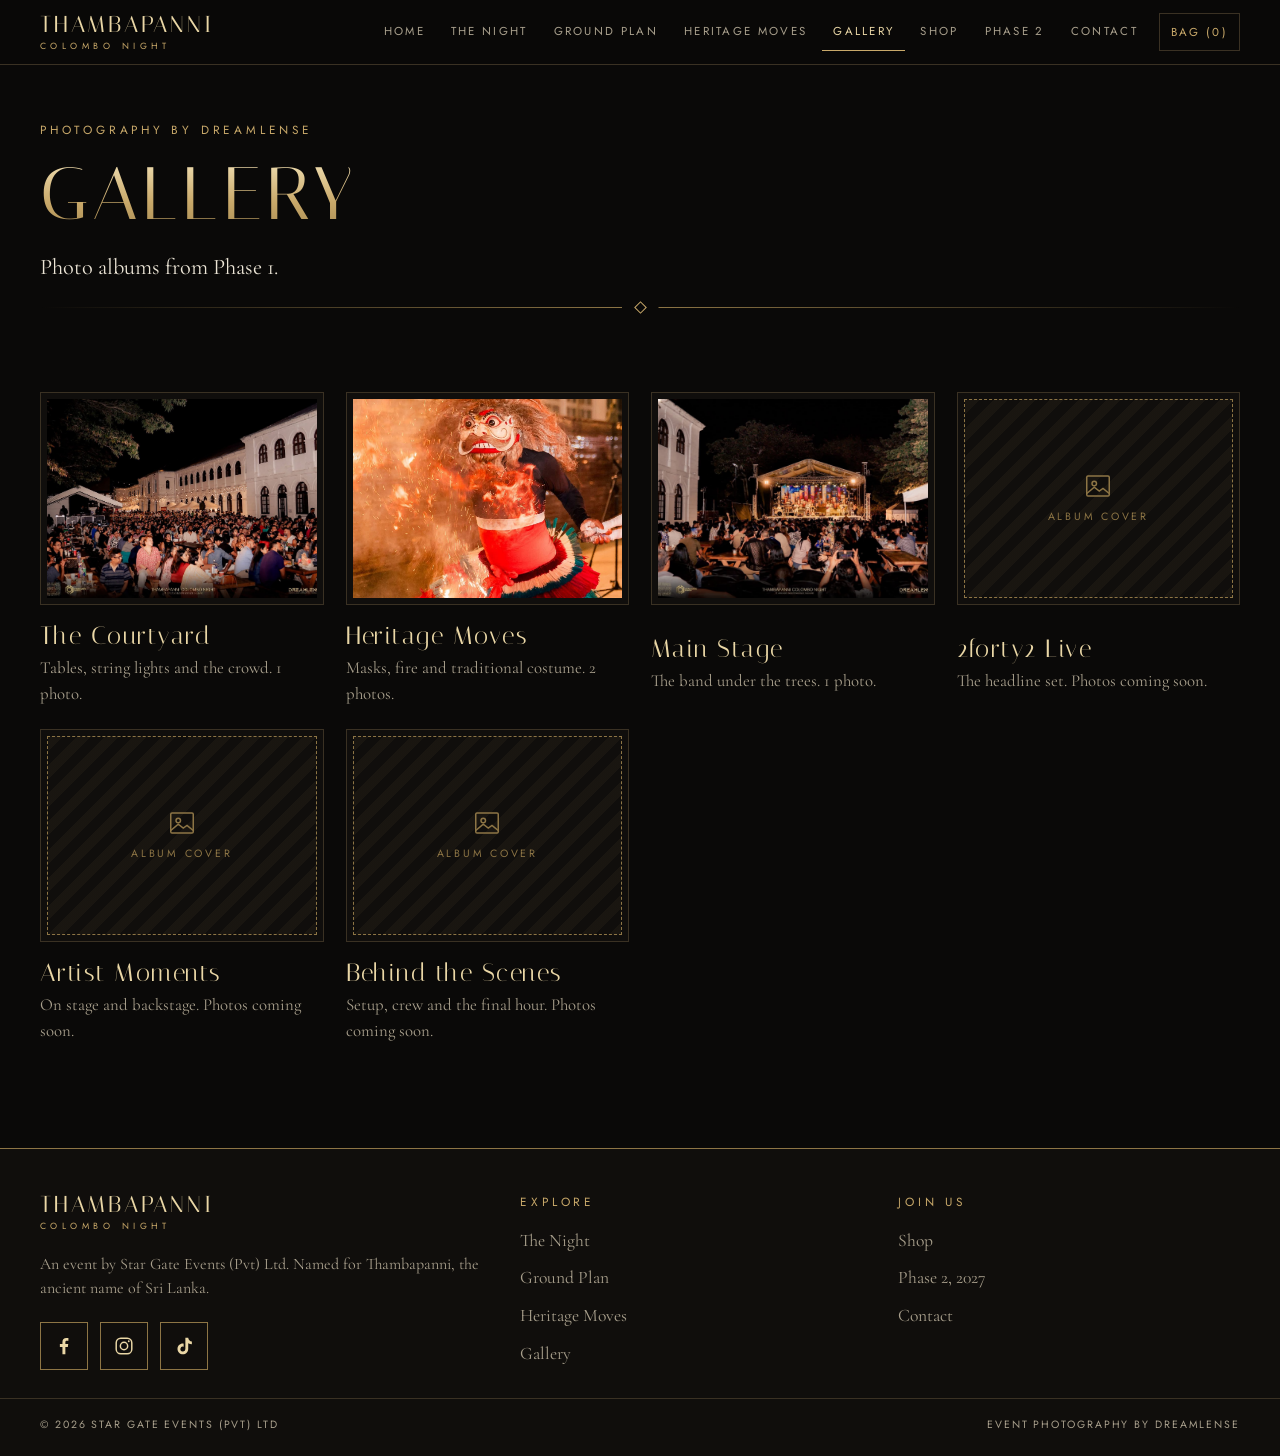
<file: gallery.html>
<!doctype html>
<html lang="en">
<head>
<meta charset="utf-8">
<meta name="viewport" content="width=device-width, initial-scale=1, viewport-fit=cover">
<title>Gallery | Thambapanni Colombo Night</title>
<meta name="description" content="Photo albums from Phase 1 of Thambapanni Colombo Night. Photography by Dreamlense.">
<link rel="preconnect" href="https://fonts.googleapis.com">
<link rel="preconnect" href="https://fonts.gstatic.com" crossorigin>
<link rel="stylesheet" href="https://fonts.googleapis.com/css2?family=Cormorant+Garamond:ital,wght@0,400;0,500;0,600;1,400&family=Italiana&family=Jost:wght@300;400;500&display=swap">
<link rel="stylesheet" href="styles.css">
</head>
<body data-page="gallery">
<div id="site-header"></div>

<main class="page">
  <header class="page-head wrap">
    <p class="eyebrow">Photography by Dreamlense</p>
    <h1>Gallery</h1>
    <p class="lede">Photo albums from Phase 1.</p>
    <div class="orn"><i></i></div>
  </header>
  <div class="wrap section" id="gallery-root"></div>
</main>

<div id="lb" role="dialog" aria-modal="true" aria-label="Photo viewer" hidden>
  <button class="lb-btn lb-close" id="lb-x" type="button" aria-label="Close">&times;</button>
  <div class="lb-stage"><img id="lb-img" alt=""></div>
  <div class="lb-bar">
    <button class="lb-btn" id="lb-prev" type="button" aria-label="Previous photo">&lsaquo;</button>
    <span id="lb-cap"></span>
    <button class="lb-btn" id="lb-next" type="button" aria-label="Next photo">&rsaquo;</button>
  </div>
</div>

<div id="site-footer"></div>
<script src="site.js"></script>
<script>
/* Photo albums. A photo is { src, alt }. A null entry shows a placeholder slot.
   To replace a slot, swap null for { src: 'img/your-photo.jpg', alt: 'what is in the photo' }. */
const P = (src, alt) => ({ src, alt });
const slots = (n, real) => Array.from({ length: n }, (_, i) => real[i] || null);
const ALBUMS = [
  { id: 'courtyard', title: 'The Courtyard', blurb: 'Tables, string lights and the crowd.',
    photos: slots(8, [P('img/crowd.jpg', 'Crowd at long tables in the courtyard')]) },
  { id: 'heritage', title: 'Heritage Moves', blurb: 'Masks, fire and traditional costume.',
    photos: slots(8, [P('img/fire.jpg', 'Masked dancer with sparks'), P('img/mask.jpg', 'Dancers with a carved cobra mask')]) },
  { id: 'stage', title: 'Main Stage', blurb: 'The band under the trees.',
    photos: slots(8, [P('img/stage.jpg', 'Band on the main stage')]) },
  { id: '2forty2', title: '2forty2 Live', blurb: 'The headline set.', photos: slots(8, []) },
  { id: 'artists', title: 'Artist Moments', blurb: 'On stage and backstage.', photos: slots(8, []) },
  { id: 'bts', title: 'Behind the Scenes', blurb: 'Setup, crew and the final hour.', photos: slots(8, []) }
];

const Gallery = (function () {
  const root = $('#gallery-root');
  let items = [], idx = 0;
  const ph = n => '<div class="ph">' + ICON_IMG + '<span>Photo slot ' + String(n).padStart(2, '0') + '</span></div>';
  function home() {
    root.innerHTML = '<div class="albums">' + ALBUMS.map(a => {
      const real = a.photos.filter(Boolean);
      return '<button class="album" type="button" data-album="' + a.id + '"><div class="cover">' +
        (real[0] ? '<img src="' + esc(real[0].src) + '" alt="' + esc(real[0].alt) + '" loading="lazy">' : '<div class="ph">' + ICON_IMG + '<span>Album cover</span></div>') +
        '</div><div><h3>' + esc(a.title) + '</h3><p>' + esc(a.blurb) + ' ' + (real.length ? real.length + (real.length === 1 ? ' photo.' : ' photos.') : 'Photos coming soon.') + '</p></div></button>';
    }).join('') + '</div>';
    $$('.album', root).forEach(b => b.addEventListener('click', () => open(b.dataset.album)));
  }
  function open(id) {
    const a = ALBUMS.find(x => x.id === id);
    root.innerHTML = '<button class="btn small back" type="button" id="g-back">&lsaquo; All albums</button><div class="sec-head"><h2 class="h2">' + esc(a.title) + '</h2><p class="muted">' + esc(a.blurb) + '</p></div>' +
      '<div class="thumbs">' + a.photos.map((p, i) => p
        ? '<button class="thumb" type="button" data-i="' + i + '"><img src="' + esc(p.src) + '" alt="' + esc(p.alt) + '" loading="lazy"></button>'
        : ph(i + 1)).join('') + '</div>';
    $('#g-back').addEventListener('click', () => { home(); window.scrollTo(0, 0); });
    items = a.photos.filter(Boolean);
    $$('.thumb', root).forEach(t => t.addEventListener('click', () => {
      const p = a.photos[+t.dataset.i]; show(items.indexOf(p));
    }));
    window.scrollTo(0, 0);
  }
  const lb = $('#lb');
  function show(i) {
    idx = (i + items.length) % items.length;
    const p = items[idx];
    $('#lb-img').src = p.src; $('#lb-img').alt = p.alt;
    $('#lb-cap').textContent = (idx + 1) + ' / ' + items.length;
    lb.hidden = false; $('#lb-x').focus();
  }
  function close() { lb.hidden = true; }
  $('#lb-x').addEventListener('click', close);
  $('#lb-prev').addEventListener('click', () => show(idx - 1));
  $('#lb-next').addEventListener('click', () => show(idx + 1));
  lb.addEventListener('click', e => { if (e.target === lb || e.target.classList.contains('lb-stage')) close(); });
  document.addEventListener('keydown', e => {
    if (lb.hidden) return;
    if (e.key === 'Escape') close();
    if (e.key === 'ArrowLeft') show(idx - 1);
    if (e.key === 'ArrowRight') show(idx + 1);
  });
  home();
})();
</script>
</body>
</html>
</file>
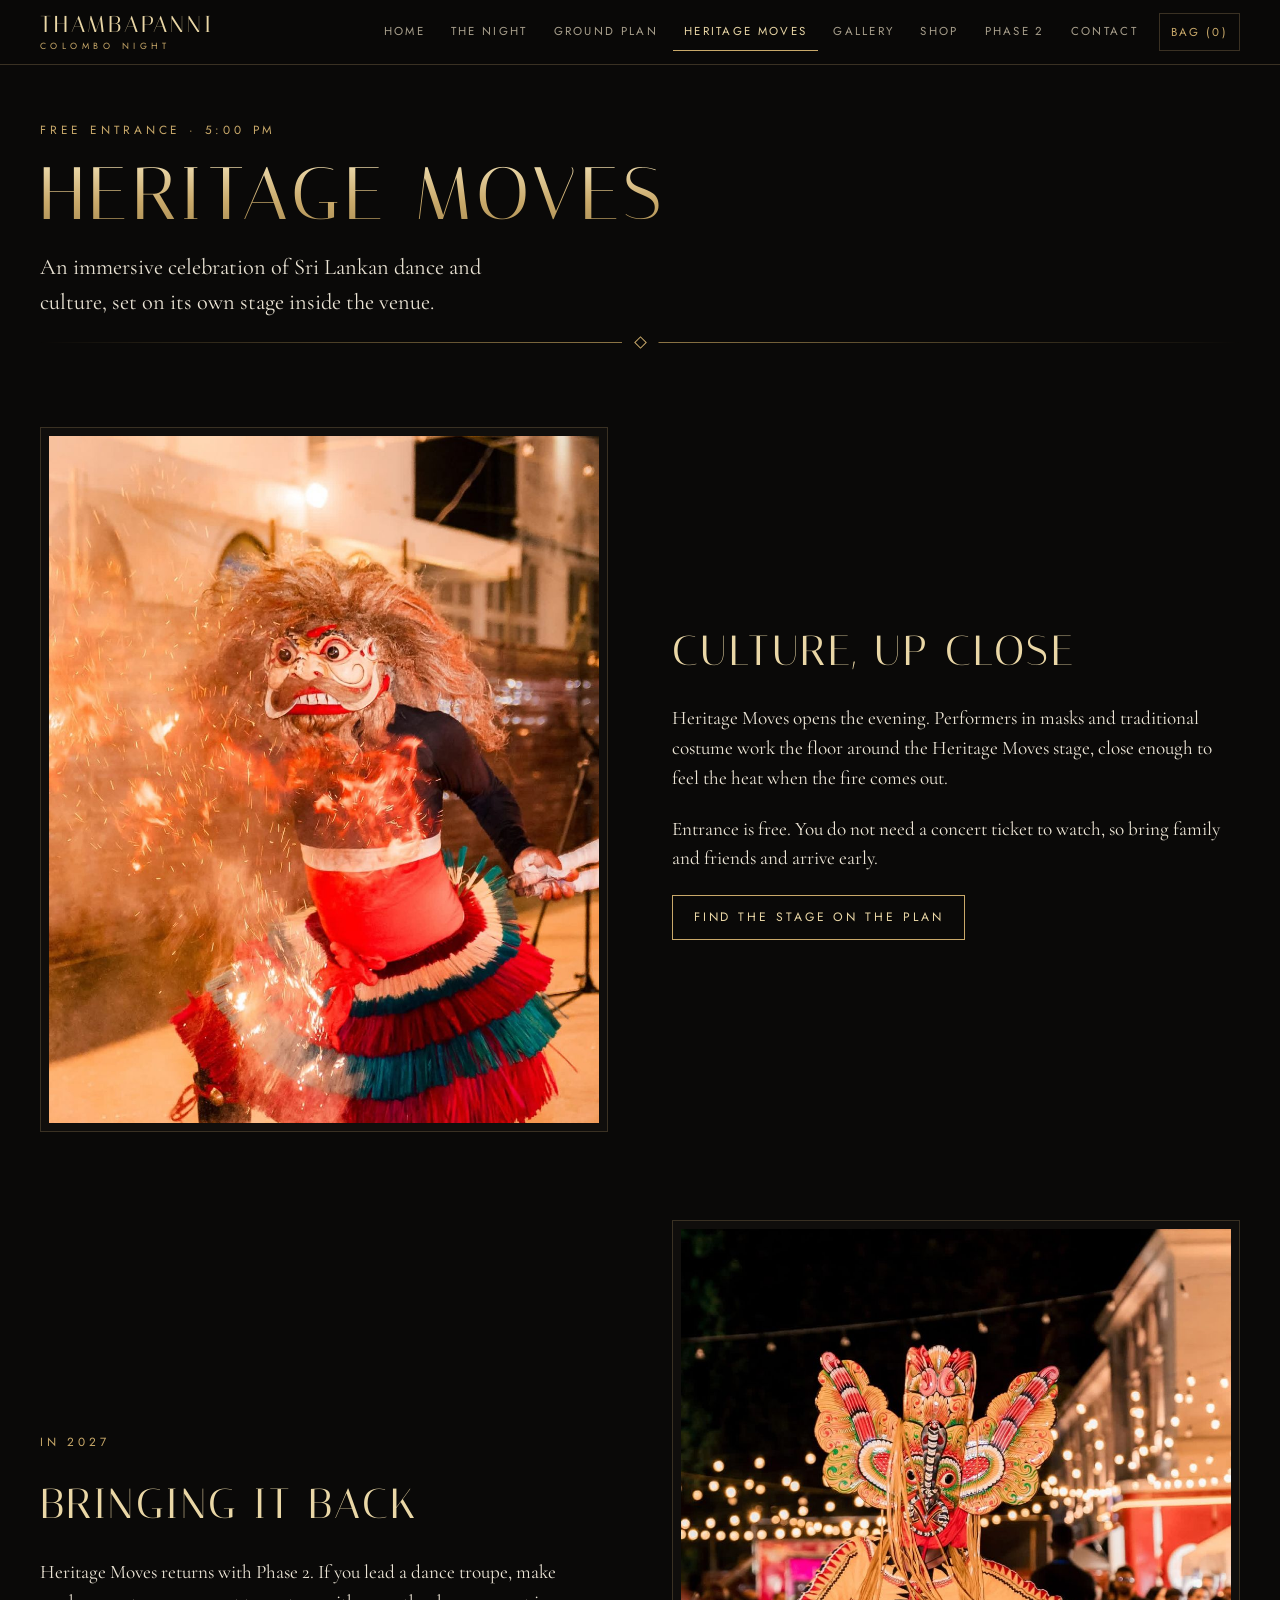
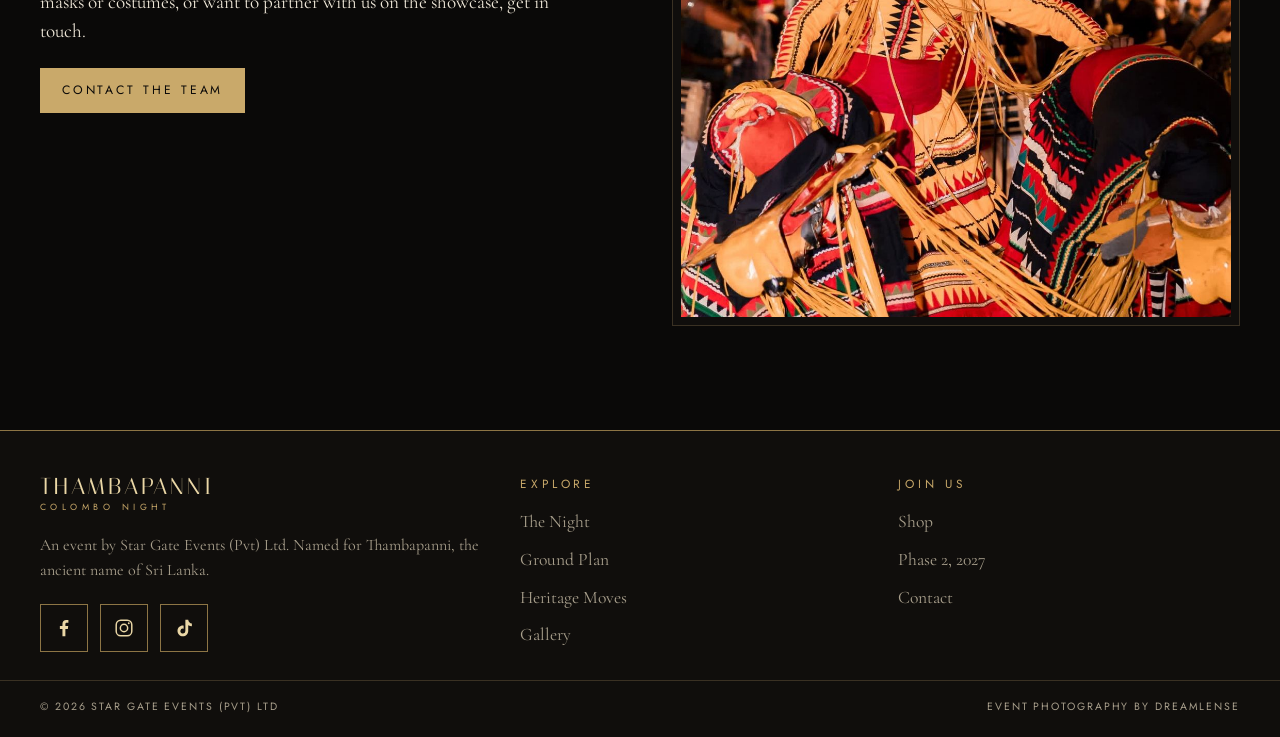
<file: heritage-moves.html>
<!doctype html>
<html lang="en">
<head>
<meta charset="utf-8">
<meta name="viewport" content="width=device-width, initial-scale=1, viewport-fit=cover">
<title>Heritage Moves | Thambapanni Colombo Night</title>
<meta name="description" content="Heritage Moves: a free-entrance celebration of Sri Lankan dance and culture, opening Thambapanni Colombo Night at 5:00 PM.">
<link rel="preconnect" href="https://fonts.googleapis.com">
<link rel="preconnect" href="https://fonts.gstatic.com" crossorigin>
<link rel="stylesheet" href="https://fonts.googleapis.com/css2?family=Cormorant+Garamond:ital,wght@0,400;0,500;0,600;1,400&family=Italiana&family=Jost:wght@300;400;500&display=swap">
<link rel="stylesheet" href="styles.css">
</head>
<body data-page="heritage">
<div id="site-header"></div>

<main class="page">
  <header class="page-head wrap">
    <p class="eyebrow">Free entrance &middot; 5:00 PM</p>
    <h1>Heritage Moves</h1>
    <p class="lede">An immersive celebration of Sri Lankan dance and culture, set on its own stage inside the venue.</p>
    <div class="orn"><i></i></div>
  </header>
  <div class="wrap section">
    <div class="split">
      <figure class="photo"><img src="img/fire.jpg" alt="Masked dancer with sparks and fire" width="1365" height="2048" style="aspect-ratio:4/5;object-fit:cover;object-position:center 30%"></figure>
      <div class="prose">
        <h2 class="h2">Culture, up close</h2>
        <p>Heritage Moves opens the evening. Performers in masks and traditional costume work the floor around the Heritage Moves stage, close enough to feel the heat when the fire comes out.</p>
        <p>Entrance is free. You do not need a concert ticket to watch, so bring family and friends and arrive early.</p>
        <div class="btn-row"><a class="btn" href="ground-plan.html">Find the stage on the plan</a></div>
      </div>
    </div>
  </div>
  <div class="wrap section">
    <div class="split rev">
      <figure class="photo"><img src="img/mask.jpg" alt="Dancers in red, yellow and black costume with a carved cobra mask" width="1365" height="2048" loading="lazy" style="aspect-ratio:4/5;object-fit:cover;object-position:center 20%"></figure>
      <div class="prose">
        <p class="label">In 2027</p>
        <h2 class="h2">Bringing it back</h2>
        <p>Heritage Moves returns with Phase 2. If you lead a dance troupe, make masks or costumes, or want to partner with us on the showcase, get in touch.</p>
        <div class="btn-row"><a class="btn solid" href="contact.html">Contact the team</a></div>
      </div>
    </div>
  </div>
</main>

<div id="site-footer"></div>
<script src="site.js"></script>
</body>
</html>
</file>
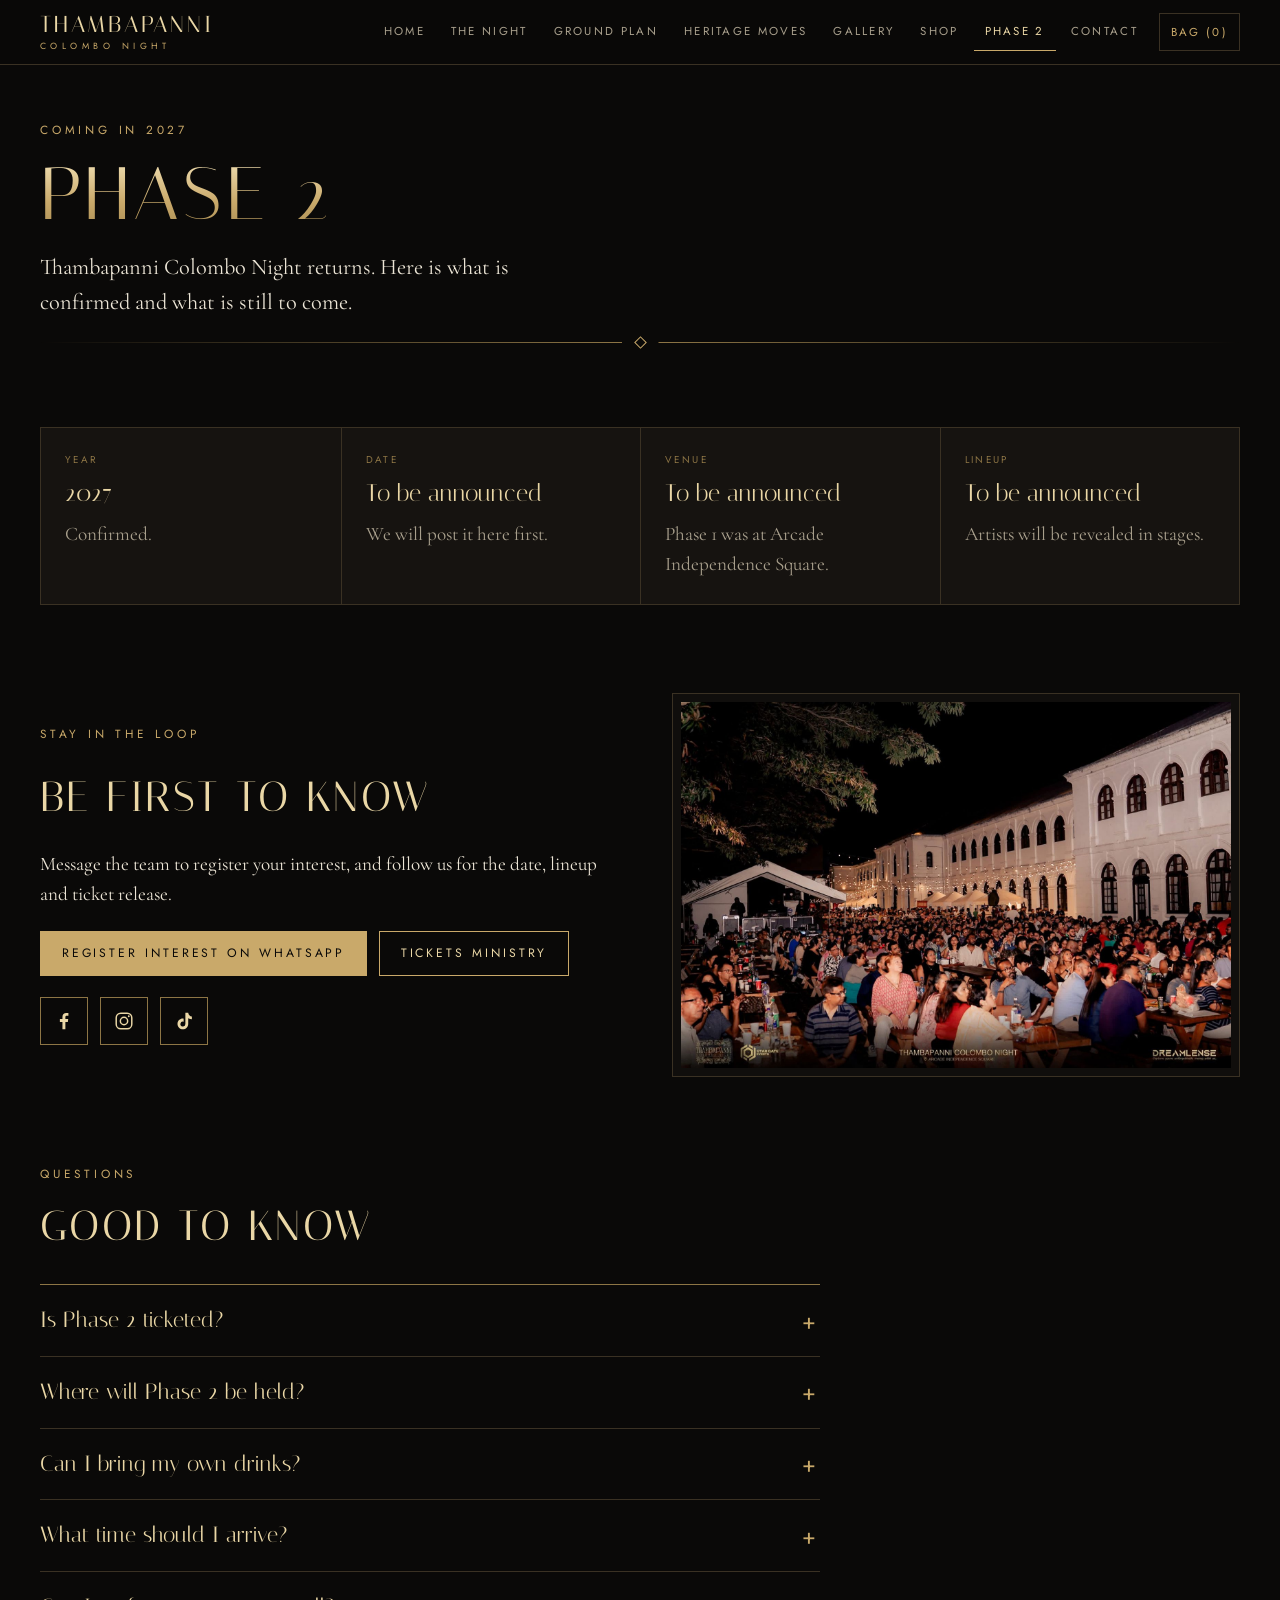
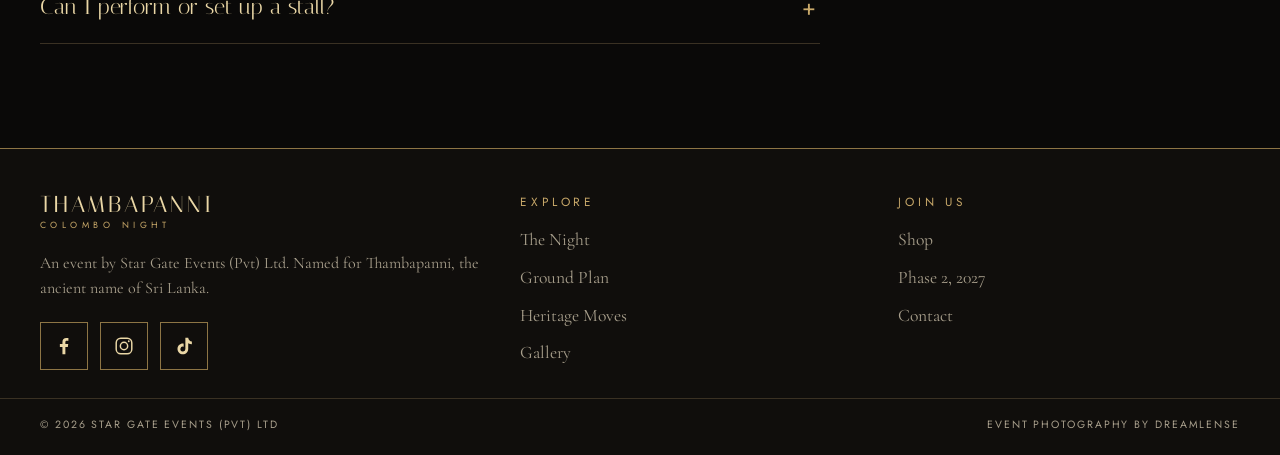
<file: phase-2.html>
<!doctype html>
<html lang="en">
<head>
<meta charset="utf-8">
<meta name="viewport" content="width=device-width, initial-scale=1, viewport-fit=cover">
<title>Phase 2 | Thambapanni Colombo Night</title>
<meta name="description" content="Thambapanni Colombo Night returns in 2027. See what is confirmed and register your interest.">
<link rel="preconnect" href="https://fonts.googleapis.com">
<link rel="preconnect" href="https://fonts.gstatic.com" crossorigin>
<link rel="stylesheet" href="https://fonts.googleapis.com/css2?family=Cormorant+Garamond:ital,wght@0,400;0,500;0,600;1,400&family=Italiana&family=Jost:wght@300;400;500&display=swap">
<link rel="stylesheet" href="styles.css">
</head>
<body data-page="phase2">
<div id="site-header"></div>

<main class="page">
  <header class="page-head wrap">
    <p class="eyebrow">Coming in 2027</p>
    <h1>Phase 2</h1>
    <p class="lede">Thambapanni Colombo Night returns. Here is what is confirmed and what is still to come.</p>
    <div class="orn"><i></i></div>
  </header>
  <div class="wrap section">
    <div class="status">
      <div><span class="tag">Year</span><b>2027</b><span class="muted">Confirmed.</span></div>
      <div><span class="tag">Date</span><b>To be announced</b><span class="muted">We will post it here first.</span></div>
      <div><span class="tag">Venue</span><b>To be announced</b><span class="muted">Phase 1 was at Arcade Independence Square.</span></div>
      <div><span class="tag">Lineup</span><b>To be announced</b><span class="muted">Artists will be revealed in stages.</span></div>
    </div>
  </div>
  <div class="wrap section">
    <div class="split">
      <div class="prose">
        <p class="label">Stay in the loop</p>
        <h2 class="h2">Be first to know</h2>
        <p>Message the team to register your interest, and follow us for the date, lineup and ticket release.</p>
        <div class="btn-row">
          <a class="btn solid" id="wa-interest" href="#" target="_blank" rel="noopener">Register interest on WhatsApp</a>
          <a class="btn" href="https://www.ticketsministry.com" target="_blank" rel="noopener">Tickets Ministry</a>
        </div>
        <div class="social" data-social></div>
      </div>
      <figure class="photo"><img src="img/crowd.jpg" alt="Courtyard crowd at night" width="1600" height="1066" loading="lazy"></figure>
    </div>
  </div>
  <div class="wrap section">
    <div class="sec-head"><p class="label">Questions</p><h2 class="h2">Good to know</h2></div>
    <div class="faq">
      <details><summary>Is Phase 2 ticketed?</summary><p>The main concert was ticketed in Phase 1, with Heritage Moves open to everyone with free entrance. We expect the same structure in 2027 and will confirm it with the ticket release.</p></details>
      <details><summary>Where will Phase 2 be held?</summary><p>The venue for 2027 is still to be announced. Phase 1 took place at Arcade Independence Square, Colombo.</p></details>
      <details><summary>Can I bring my own drinks?</summary><p>Phase 1 tickets were BYOB. The Phase 2 policy will be published with the ticket details.</p></details>
      <details><summary>What time should I arrive?</summary><p>In 2025, Heritage Moves started at 5:00 PM, doors opened at 6:30 PM and the main show began at 7:00 PM.</p></details>
      <details><summary>Can I perform or set up a stall?</summary><p>Contact the team through the <a href="contact.html">Contact page</a> with your details. Heritage Moves performers, food stalls and partners are all welcome to ask.</p></details>
    </div>
  </div>
</main>

<div id="site-footer"></div>
<script src="site.js"></script>
</body>
</html>
</file>
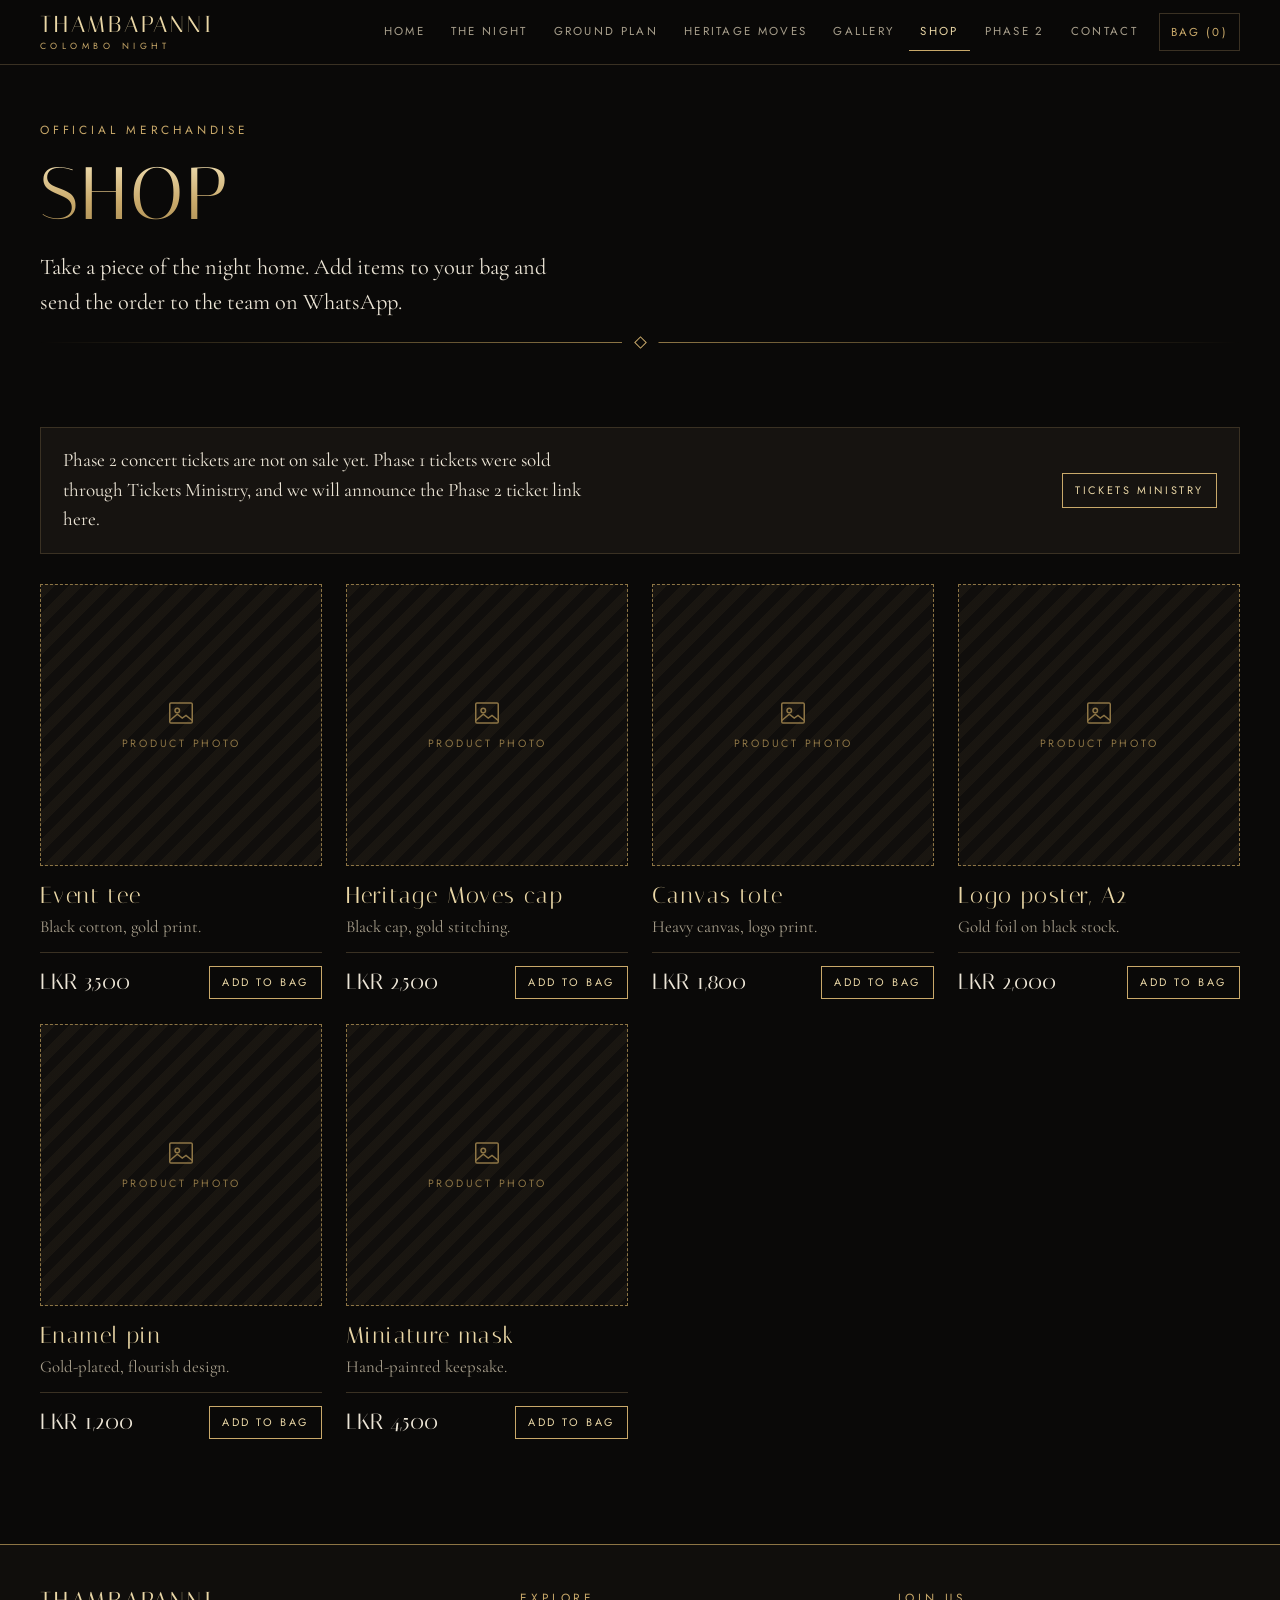
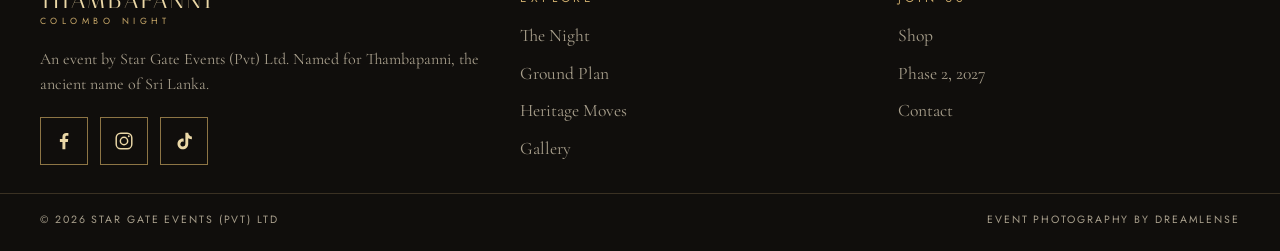
<file: shop.html>
<!doctype html>
<html lang="en">
<head>
<meta charset="utf-8">
<meta name="viewport" content="width=device-width, initial-scale=1, viewport-fit=cover">
<title>Shop | Thambapanni Colombo Night</title>
<meta name="description" content="Official Thambapanni Colombo Night merchandise. Add items to your bag and send the order to the team on WhatsApp.">
<link rel="preconnect" href="https://fonts.googleapis.com">
<link rel="preconnect" href="https://fonts.gstatic.com" crossorigin>
<link rel="stylesheet" href="https://fonts.googleapis.com/css2?family=Cormorant+Garamond:ital,wght@0,400;0,500;0,600;1,400&family=Italiana&family=Jost:wght@300;400;500&display=swap">
<link rel="stylesheet" href="styles.css">
</head>
<body data-page="shop">
<div id="site-header"></div>

<main class="page">
  <header class="page-head wrap">
    <p class="eyebrow">Official merchandise</p>
    <h1>Shop</h1>
    <p class="lede">Take a piece of the night home. Add items to your bag and send the order to the team on WhatsApp.</p>
    <div class="orn"><i></i></div>
  </header>
  <div class="wrap section">
    <div class="notice">
      <p>Phase 2 concert tickets are not on sale yet. Phase 1 tickets were sold through Tickets Ministry, and we will announce the Phase 2 ticket link here.</p>
      <a class="btn small" href="https://www.ticketsministry.com" target="_blank" rel="noopener">Tickets Ministry</a>
    </div>
    <div class="products" id="products"></div>
  </div>
</main>

<div id="site-footer"></div>
<script src="site.js"></script>
</body>
</html>
</file>
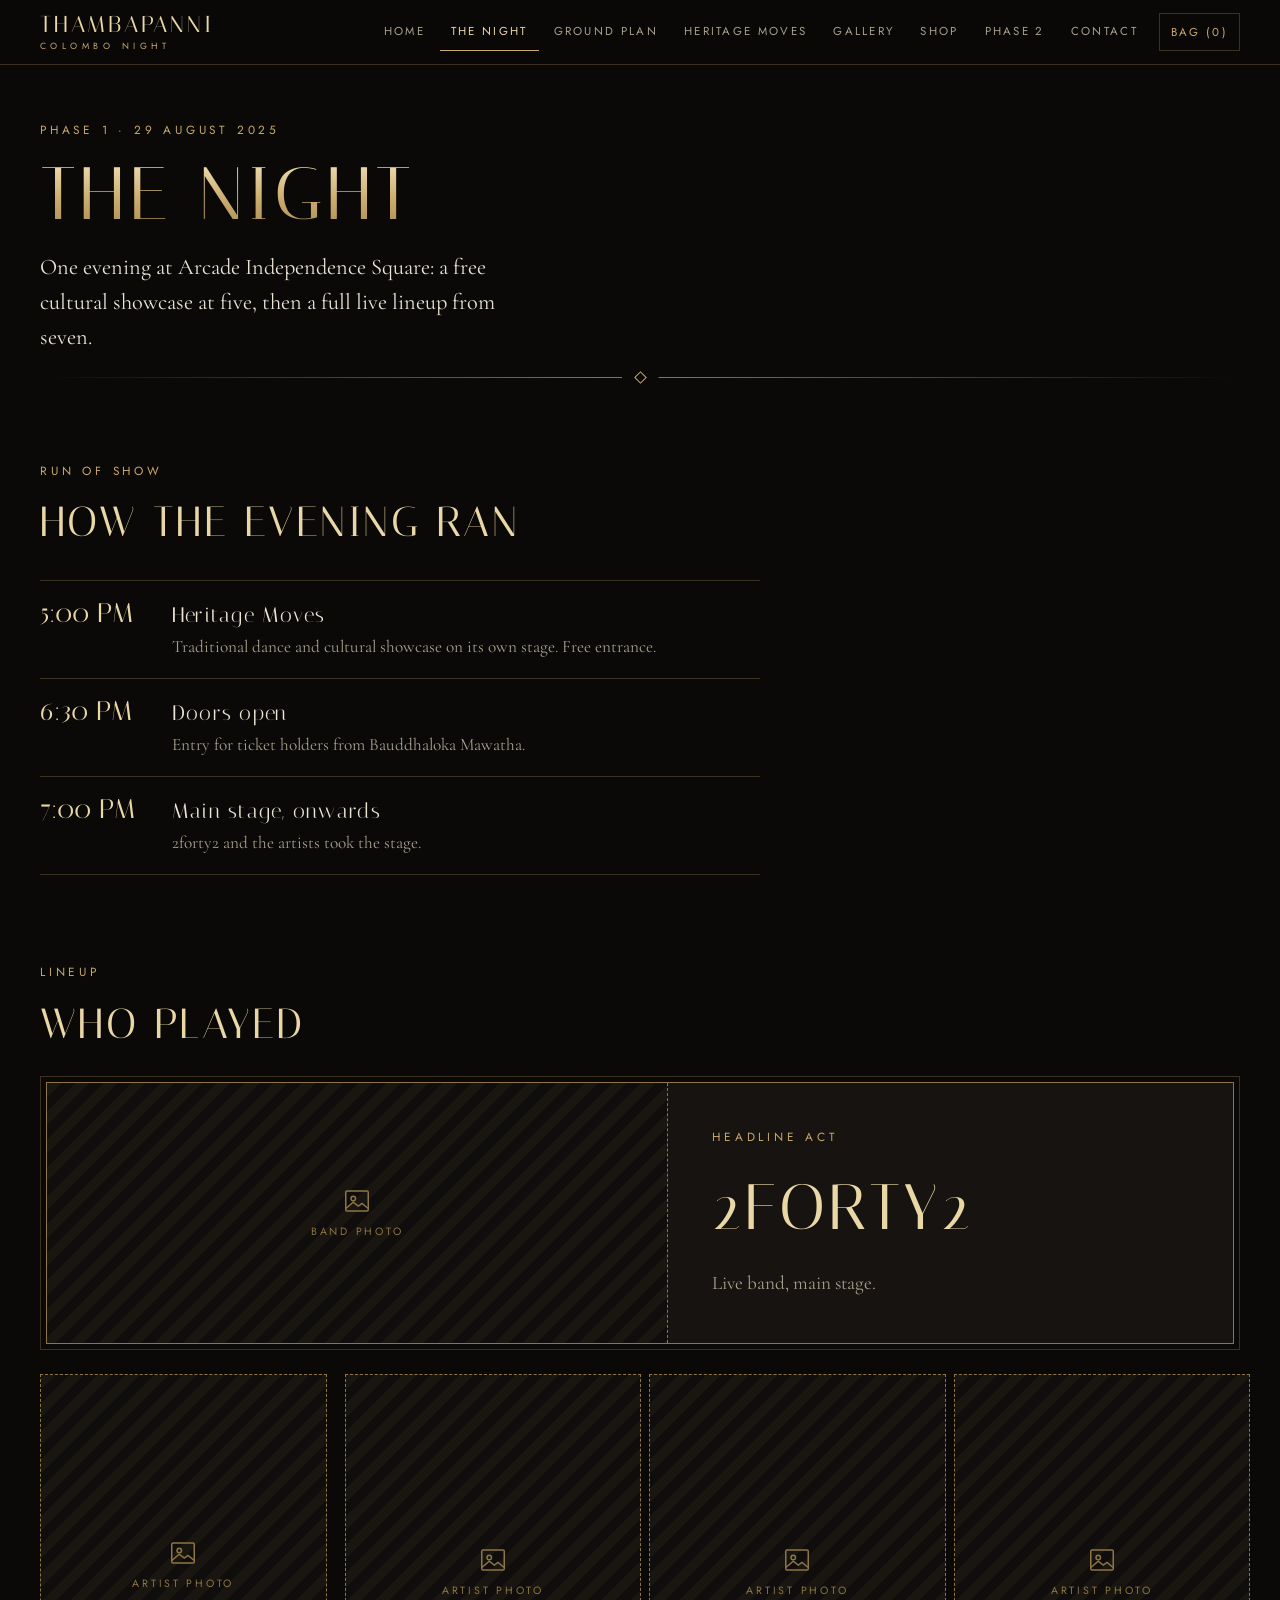
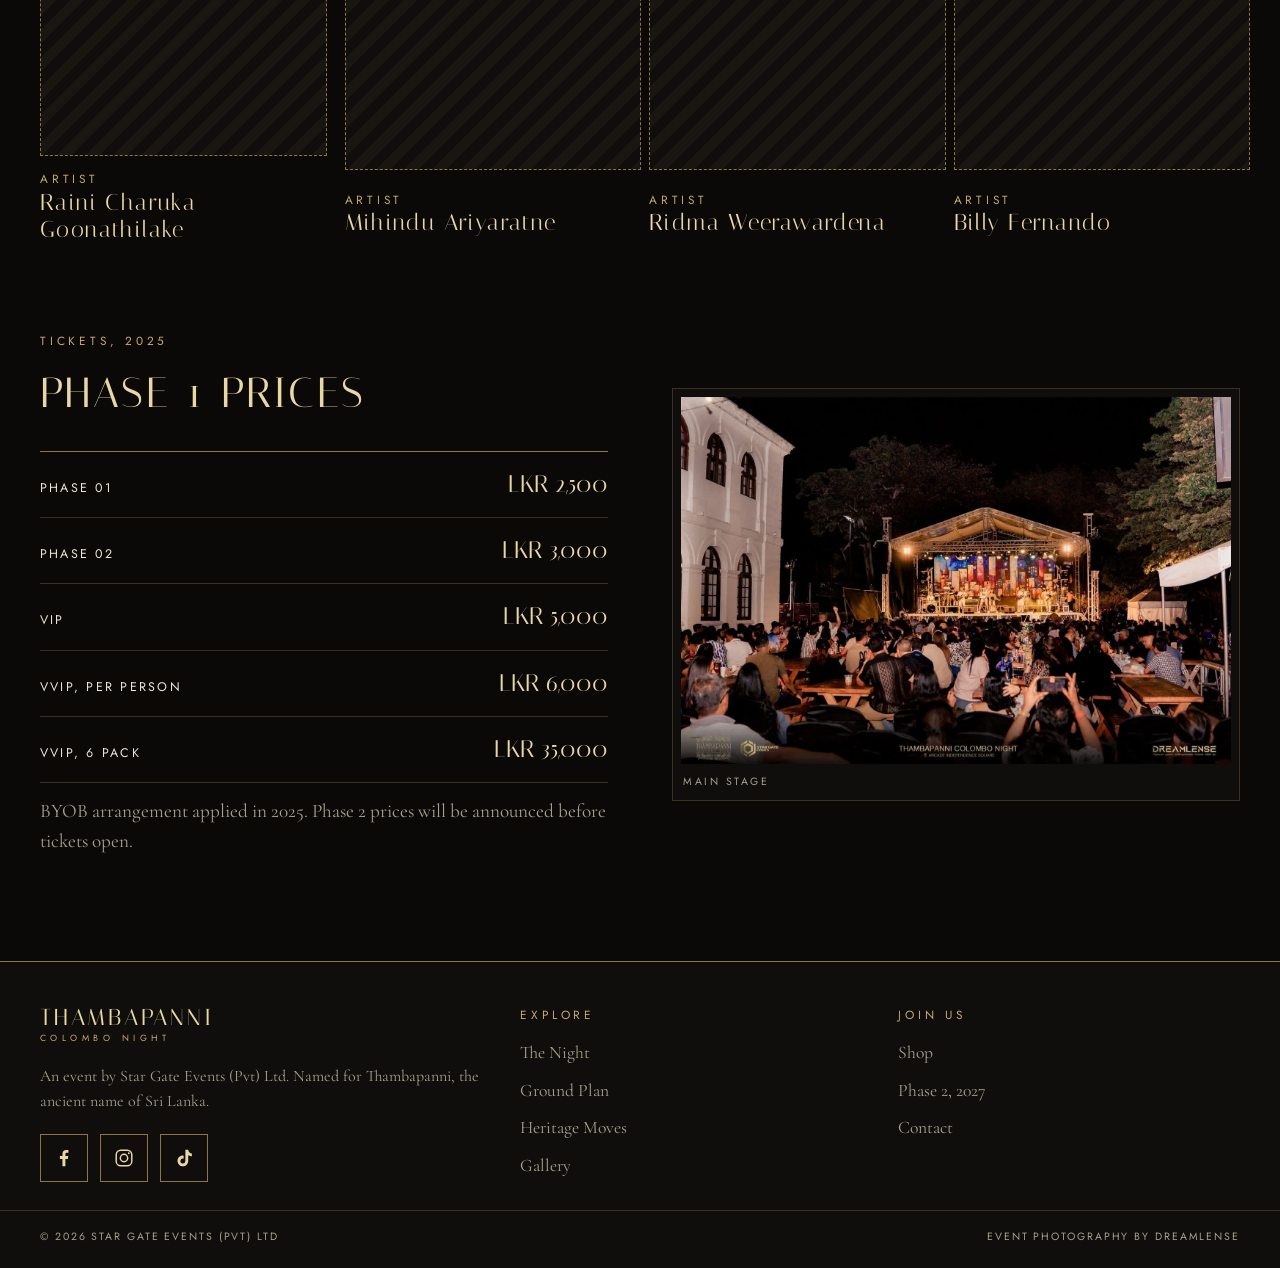
<file: the-night.html>
<!doctype html>
<html lang="en">
<head>
<meta charset="utf-8">
<meta name="viewport" content="width=device-width, initial-scale=1, viewport-fit=cover">
<title>The Night | Thambapanni Colombo Night</title>
<meta name="description" content="Run of show, lineup and ticket prices from Phase 1 of Thambapanni Colombo Night, 29 August 2025.">
<link rel="preconnect" href="https://fonts.googleapis.com">
<link rel="preconnect" href="https://fonts.gstatic.com" crossorigin>
<link rel="stylesheet" href="https://fonts.googleapis.com/css2?family=Cormorant+Garamond:ital,wght@0,400;0,500;0,600;1,400&family=Italiana&family=Jost:wght@300;400;500&display=swap">
<link rel="stylesheet" href="styles.css">
</head>
<body data-page="night">
<div id="site-header"></div>

<main class="page">
  <header class="page-head wrap">
    <p class="eyebrow">Phase 1 &middot; 29 August 2025</p>
    <h1>The Night</h1>
    <p class="lede">One evening at Arcade Independence Square: a free cultural showcase at five, then a full live lineup from seven.</p>
    <div class="orn"><i></i></div>
  </header>

  <div class="wrap section">
    <div class="sec-head"><p class="label">Run of show</p><h2 class="h2">How the evening ran</h2></div>
    <div class="timeline">
      <div class="tl"><time>5:00 PM</time><div><h3>Heritage Moves</h3><p>Traditional dance and cultural showcase on its own stage. Free entrance.</p></div></div>
      <div class="tl"><time>6:30 PM</time><div><h3>Doors open</h3><p>Entry for ticket holders from Bauddhaloka Mawatha.</p></div></div>
      <div class="tl"><time>7:00 PM</time><div><h3>Main stage, onwards</h3><p>2forty2 and the artists took the stage.</p></div></div>
    </div>
  </div>

  <div class="wrap section">
    <div class="sec-head"><p class="label">Lineup</p><h2 class="h2">Who played</h2></div>
    <div id="lineup"></div>
  </div>

  <div class="wrap section">
    <div class="split">
      <div>
        <div class="sec-head"><p class="label">Tickets, 2025</p><h2 class="h2">Phase 1 prices</h2></div>
        <div class="prices">
          <div class="price"><span>Phase 01</span><b>LKR 2,500</b></div>
          <div class="price"><span>Phase 02</span><b>LKR 3,000</b></div>
          <div class="price"><span>VIP</span><b>LKR 5,000</b></div>
          <div class="price"><span>VVIP, per person</span><b>LKR 6,000</b></div>
          <div class="price"><span>VVIP, 6 pack</span><b>LKR 35,000</b></div>
        </div>
        <p class="muted" style="margin-top:14px">BYOB arrangement applied in 2025. Phase 2 prices will be announced before tickets open.</p>
      </div>
      <figure class="photo"><img src="img/stage.jpg" alt="Band performing on the main stage under a canopy of trees" width="1500" height="1000" loading="lazy"><figcaption>Main stage</figcaption></figure>
    </div>
  </div>
</main>

<div id="site-footer"></div>
<script src="site.js"></script>
</body>
</html>
</file>
<file: styles.css>
/* Layout concept: a letterpress programme in black and gold. Double hairlines echo the logo's
   flourish rules; the only loud moments are the logo hero and the 3D ground plan. */
:root {
  --black: #0a0908;
  --coal: #100e0c;
  --panel: #161310;
  --line: #3a3123;
  --gold: #c9a96a;
  --gold-hi: #ead7a6;
  --gold-lo: #8d7545;
  --text: #ece5d6;
  --muted: #a89f8c;
  --f-display: 'Italiana', 'Cormorant Garamond', Georgia, serif;
  --f-body: 'Cormorant Garamond', Georgia, 'Times New Roman', serif;
  --f-ui: 'Jost', 'Helvetica Neue', Arial, sans-serif;
  color-scheme: dark;
}
*, *::before, *::after { box-sizing: border-box; }
[hidden] { display: none !important; }
html { scroll-behavior: smooth; }
body {
  margin: 0;
  background: var(--black);
  color: var(--text);
  font-family: var(--f-body);
  font-size: 1.2rem;
  line-height: 1.55;
  -webkit-font-smoothing: antialiased;
  overflow-x: hidden;
}
body::before {
  content: ""; position: fixed; inset: 0 0 auto; height: env(safe-area-inset-top, 0px);
  z-index: 10; background: var(--black);
}
img { display: block; max-width: 100%; height: auto; }
a { color: var(--gold-hi); text-decoration-color: var(--gold-lo); text-underline-offset: 3px; }
a:hover { color: #fff; }
:focus-visible { outline: 2px solid var(--gold-hi); outline-offset: 3px; }
h1, h2, h3 { font-family: var(--f-display); font-weight: 400; margin: 0; letter-spacing: .06em; text-wrap: balance; }
p { margin: 0; }
.sr { position: absolute; width: 1px; height: 1px; overflow: hidden; clip: rect(0 0 0 0); white-space: nowrap; }

.wrap {
  width: 100%; max-width: 1240px; margin-inline: auto;
  padding-left: max(20px, env(safe-area-inset-left, 0px));
  padding-right: max(20px, env(safe-area-inset-right, 0px));
}
.eyebrow, .label {
  font-family: var(--f-ui); font-weight: 400; font-size: .74rem; letter-spacing: .32em;
  text-transform: uppercase; color: var(--gold);
}
.muted { color: var(--muted); }
.lede { font-size: 1.4rem; max-width: 46ch; color: var(--text); }
.prose { max-width: 62ch; display: grid; gap: 1.1em; }

/* ornament rule */
.orn { display: flex; align-items: center; gap: 14px; color: var(--gold-lo); }
.orn::before, .orn::after { content: ""; flex: 1; height: 1px; background: linear-gradient(90deg, transparent, var(--gold-lo)); }
.orn::after { transform: scaleX(-1); }
.orn i { width: 9px; height: 9px; border: 1px solid var(--gold); transform: rotate(45deg); display: block; }
.dbl { border-top: 1px solid var(--gold-lo); border-bottom: 1px solid var(--gold-lo); padding-block: 3px; }
.dbl > div { border-top: 1px solid var(--line); border-bottom: 1px solid var(--line); }

/* header */
.top {
  position: sticky; top: env(safe-area-inset-top, 0px); z-index: 20;
  background: rgba(10, 9, 8, .94); backdrop-filter: blur(8px);
  border-bottom: 1px solid var(--line);
}
.top .wrap { display: flex; align-items: center; justify-content: space-between; gap: 16px; min-height: 64px; }
.brand { text-decoration: none; display: grid; line-height: 1; color: var(--gold-hi); }
.brand b { font-family: var(--f-display); font-weight: 400; font-size: 1.45rem; letter-spacing: .12em; }
.brand span { font-family: var(--f-ui); font-size: .56rem; letter-spacing: .5em; color: var(--gold); margin-top: 5px; text-transform: uppercase; }
.nav { display: flex; gap: 4px; flex-wrap: wrap; align-items: center; }
.nav a, .nav button.bag {
  font-family: var(--f-ui); font-size: .72rem; letter-spacing: .2em; text-transform: uppercase;
  color: var(--muted); text-decoration: none; padding: 10px 11px; background: none; border: 0; cursor: pointer;
  border-bottom: 1px solid transparent;
}
.nav a:hover, .nav button.bag:hover { color: var(--gold-hi); }
.nav a[aria-current="page"] { color: var(--gold-hi); border-bottom-color: var(--gold); }
.nav button.bag { border: 1px solid var(--line); margin-left: 6px; color: var(--gold); }
.menu-btn { display: none; background: none; border: 1px solid var(--line); color: var(--gold-hi); width: 44px; height: 44px; cursor: pointer; }
.menu-btn svg { display: block; margin: auto; }
@media (max-width: 1020px) {
  .menu-btn { display: block; }
  .nav { display: none; position: absolute; left: 0; right: 0; top: 100%; background: var(--black); border-bottom: 1px solid var(--line);
    flex-direction: column; align-items: stretch; padding: 8px max(20px, env(safe-area-inset-left, 0px)) 18px max(20px, env(safe-area-inset-left, 0px)); gap: 0; }
  .nav.open { display: flex; }
  .nav a { padding: 14px 0; border-bottom: 1px solid var(--line); }
  .nav button.bag { margin: 12px 0 0; padding: 14px; }
}

/* buttons */
.btn {
  display: inline-block; font-family: var(--f-ui); font-size: .76rem; letter-spacing: .24em; text-transform: uppercase;
  padding: 1em 1.7em; border: 1px solid var(--gold); color: var(--gold-hi); background: transparent;
  text-decoration: none; cursor: pointer; text-align: center; transition: background .2s, color .2s;
}
.btn:hover { background: var(--gold); color: #0a0908; }
.btn.solid { background: var(--gold); color: #0a0908; }
.btn.solid:hover { background: var(--gold-hi); }
.btn.small { padding: .7em 1.1em; font-size: .68rem; }
.btn-row { display: flex; flex-wrap: wrap; gap: 12px; }

/* pages */
.page { animation: rise .45s ease both; }
@keyframes rise { from { opacity: .0; transform: translateY(10px); } to { opacity: 1; transform: none; } }
.page-head { padding-block: 56px 36px; display: grid; gap: 18px; }
.page-head h1 { font-size: clamp(2.4rem, 7vw, 4.6rem); line-height: 1.02; text-transform: uppercase; color: var(--gold-hi); }
@supports (-webkit-background-clip: text) or (background-clip: text) {
  .page-head h1, .gold-text { background: linear-gradient(180deg, #f3e3b8, #c9a96a 60%, #a98c52); -webkit-background-clip: text; background-clip: text; color: transparent; }
}
.section { padding-block: 44px; }
.section > .wrap > h2, .h2 { font-size: clamp(1.7rem, 4vw, 2.6rem); text-transform: uppercase; color: var(--gold-hi); }
.sec-head { display: grid; gap: 10px; margin-bottom: 26px; }

/* hero */
.hero { padding-block: 40px 28px; display: grid; justify-items: center; text-align: center; gap: 18px; }
.hero-logo { width: min(820px, 100%); aspect-ratio: 1.6 / 1; overflow: hidden; margin-block: -6px; }
.hero-logo img { width: 100%; height: 100%; object-fit: cover; mix-blend-mode: lighten;
  -webkit-mask-image: radial-gradient(ellipse 62% 62% at 50% 50%, #000 62%, transparent 100%);
  mask-image: radial-gradient(ellipse 62% 62% at 50% 50%, #000 62%, transparent 100%); }
.hero .lede { margin-inline: auto; }
.hero .btn-row { justify-content: center; margin-top: 6px; }

/* facts */
.facts { display: grid; grid-template-columns: repeat(auto-fit, minmax(210px, 1fr)); }
.fact { padding: 22px 22px 24px; border-left: 1px solid var(--line); display: grid; gap: 8px; align-content: start; min-width: 0; }
.fact:first-child { border-left: 0; }
.fact b { font-family: var(--f-display); font-weight: 400; font-size: 1.55rem; letter-spacing: .04em; color: var(--gold-hi); line-height: 1.15; }
.fact span:last-child { color: var(--muted); font-size: 1.05rem; }
@media (max-width: 700px) { .fact { border-left: 0; border-top: 1px solid var(--line); } .fact:first-child { border-top: 0; } }

/* split blocks */
.split { display: grid; grid-template-columns: 1fr 1fr; gap: clamp(24px, 5vw, 64px); align-items: center; }
.split > * { min-width: 0; }
.split.rev > :first-child { order: 2; }
@media (max-width: 820px) { .split { grid-template-columns: 1fr; } .split.rev > :first-child { order: 0; } }
.photo { position: relative; border: 1px solid var(--line); padding: 8px; background: var(--coal); }
.photo img { width: 100%; }
.photo.tall img { aspect-ratio: 3 / 4; object-fit: cover; }
.photo figcaption { font-family: var(--f-ui); font-size: .66rem; letter-spacing: .24em; text-transform: uppercase; color: var(--muted); padding: 10px 2px 2px; }
figure { margin: 0; }

/* lineup */
.headliner { display: grid; grid-template-columns: 1.1fr 1fr; border: 1px solid var(--gold-lo); background: var(--panel); outline: 1px solid var(--line); outline-offset: 5px; margin: 6px; }
.headliner > * { min-width: 0; }
.headliner .ph { border: 0; border-right: 1px dashed var(--gold-lo); min-height: 260px; }
.headliner .txt { padding: clamp(22px, 4vw, 44px); display: grid; gap: 12px; align-content: center; }
.headliner h3 { font-size: clamp(2.4rem, 6vw, 4rem); text-transform: uppercase; color: var(--gold-hi); }
@media (max-width: 760px) { .headliner { grid-template-columns: 1fr; } .headliner .ph { border-right: 0; border-bottom: 1px dashed var(--gold-lo); } }
.artists { display: grid; grid-template-columns: repeat(auto-fit, minmax(200px, 1fr)); gap: 18px; margin-top: 30px; }
.artist { display: grid; gap: 14px; }
.artist h3 { font-size: 1.45rem; line-height: 1.2; color: var(--gold-hi); }
.artist .ph { aspect-ratio: 3 / 4; }

/* placeholder frames */
.ph {
  border: 1px dashed var(--gold-lo); background: repeating-linear-gradient(135deg, rgba(201,169,106,.05) 0 10px, transparent 10px 20px), var(--coal);
  display: grid; place-items: center; align-content: center; gap: 8px; text-align: center; color: var(--gold-lo);
  font-family: var(--f-ui); font-size: .66rem; letter-spacing: .26em; text-transform: uppercase; padding: 14px; min-width: 0;
}
.ph svg { width: 30px; height: 30px; }

/* timeline */
.timeline { display: grid; gap: 0; max-width: 720px; }
.tl { display: grid; grid-template-columns: 110px 1fr; gap: 22px; padding-block: 18px; border-top: 1px solid var(--line); }
.tl:last-child { border-bottom: 1px solid var(--line); }
.tl time { font-family: var(--f-display); font-size: 1.7rem; color: var(--gold-hi); line-height: 1.1; }
.tl h3 { font-size: 1.3rem; color: var(--text); margin-bottom: 2px; }
.tl p { color: var(--muted); font-size: 1.08rem; }
@media (max-width: 520px) { .tl { grid-template-columns: 1fr; gap: 4px; } }

/* price list */
.prices { max-width: 720px; border-top: 1px solid var(--gold-lo); }
.price { display: flex; justify-content: space-between; align-items: baseline; gap: 16px; padding: 14px 0; border-bottom: 1px solid var(--line); }
.price span:first-child { font-family: var(--f-ui); letter-spacing: .18em; text-transform: uppercase; font-size: .78rem; color: var(--text); }
.price b { font-family: var(--f-display); font-weight: 400; font-size: 1.5rem; color: var(--gold-hi); font-variant-numeric: tabular-nums; white-space: nowrap; }

/* ground plan */
.plan-stage { position: relative; height: clamp(400px, 62vw, 680px); border: 1px solid var(--gold-lo); outline: 1px solid var(--line); outline-offset: 5px;
  background: radial-gradient(ellipse at 50% 38%, #1f1910 0%, #0e0c0a 62%, #0a0908 100%); overflow: hidden; touch-action: pan-y; cursor: grab; margin: 6px; }
.plan-stage.drag { cursor: grabbing; }
.plan-stage canvas { display: block; width: 100%; height: 100%; }
.pins { position: absolute; inset: 0; pointer-events: none; }
.pin { position: absolute; left: 0; top: 0; width: 30px; height: 30px; margin: -15px 0 0 -15px; border-radius: 50%; pointer-events: auto;
  background: rgba(10,9,8,.86); border: 1px solid var(--gold); color: var(--gold-hi); font-family: var(--f-ui); font-size: .72rem; letter-spacing: .04em; cursor: pointer; padding: 0;
  transition: background .2s, color .2s, box-shadow .2s; }
.pin:hover, .pin.on { background: var(--gold); color: #0a0908; box-shadow: 0 0 0 5px rgba(201,169,106,.22); }
.plan-tools { position: absolute; right: 12px; bottom: 12px; display: flex; flex-wrap: wrap; gap: 6px; justify-content: flex-end; max-width: calc(100% - 24px); }
.plan-tools button { font-family: var(--f-ui); font-size: .64rem; letter-spacing: .18em; text-transform: uppercase; background: rgba(10,9,8,.86); color: var(--gold-hi);
  border: 1px solid var(--line); padding: 10px 12px; min-height: 40px; cursor: pointer; }
.plan-tools button:hover, .plan-tools button[aria-pressed="true"] { border-color: var(--gold); background: var(--gold); color: #0a0908; }
.plan-hint { position: absolute; left: 14px; top: 12px; font-family: var(--f-ui); font-size: .64rem; letter-spacing: .22em; text-transform: uppercase; color: var(--gold-lo); pointer-events: none; max-width: 60%; }
.plan-info { display: grid; grid-template-columns: minmax(0, 1.1fr) minmax(0, 1fr); gap: 28px; margin-top: 28px; align-items: start; }
@media (max-width: 860px) { .plan-info { grid-template-columns: 1fr; } }
.now { border: 1px solid var(--line); background: var(--panel); padding: 24px; display: grid; gap: 10px; min-height: 150px; align-content: start; }
.now h3 { font-size: 1.9rem; color: var(--gold-hi); }
.legend { display: grid; grid-template-columns: 1fr 1fr; gap: 0 18px; list-style: none; margin: 0; padding: 0; }
@media (max-width: 460px) { .legend { grid-template-columns: 1fr; } }
.legend button { display: flex; gap: 14px; align-items: baseline; width: 100%; background: none; border: 0; border-bottom: 1px solid var(--line); padding: 12px 2px;
  color: var(--text); font-family: var(--f-body); font-size: 1.15rem; text-align: left; cursor: pointer; }
.legend button i { font-style: normal; font-family: var(--f-ui); font-size: .72rem; letter-spacing: .1em; color: var(--gold); min-width: 1.6em; }
.legend button:hover, .legend button.on { color: var(--gold-hi); border-bottom-color: var(--gold); }
.plan-fallback { padding: 8px; }
.plan-fallback img { width: 100%; }

/* gallery */
.albums { display: grid; grid-template-columns: repeat(auto-fill, minmax(280px, 1fr)); gap: 22px; }
.album { background: none; border: 0; padding: 0; text-align: left; color: inherit; cursor: pointer; display: grid; gap: 12px; font: inherit; min-width: 0; }
.album .cover { position: relative; aspect-ratio: 4 / 3; border: 1px solid var(--line); overflow: hidden; background: var(--coal); padding: 6px; }
.album .cover img { width: 100%; height: 100%; object-fit: cover; transition: transform .6s ease; }
.album:hover .cover { border-color: var(--gold); }
.album:hover .cover img { transform: scale(1.04); }
.album .cover .ph { height: 100%; }
.album h3 { font-size: 1.55rem; color: var(--gold-hi); }
.album p { color: var(--muted); font-size: 1.05rem; }
.thumbs { display: grid; grid-template-columns: repeat(auto-fill, minmax(220px, 1fr)); gap: 14px; }
.thumb { aspect-ratio: 4 / 3; border: 1px solid var(--line); background: var(--coal); padding: 5px; cursor: pointer; }
.thumb img { width: 100%; height: 100%; object-fit: cover; }
.thumb:hover { border-color: var(--gold); }
.thumbs .ph { aspect-ratio: 4 / 3; }
button.thumb { color: inherit; }
.back { margin-bottom: 22px; }
.strip { display: grid; grid-template-columns: repeat(4, 1fr); gap: 12px; }
.strip a { display: block; aspect-ratio: 3 / 4; border: 1px solid var(--line); padding: 5px; background: var(--coal); }
.strip img { width: 100%; height: 100%; object-fit: cover; }
@media (max-width: 760px) { .strip { grid-template-columns: repeat(2, 1fr); } }
#lb { position: fixed; inset: 0; z-index: 60; background: rgba(5,4,3,.96); display: grid; grid-template-rows: 1fr auto; padding: env(safe-area-inset-top, 0px) env(safe-area-inset-right, 0px) env(safe-area-inset-bottom, 0px) env(safe-area-inset-left, 0px); }
#lb img { max-width: 100%; max-height: 100%; margin: auto; object-fit: contain; }
.lb-stage { min-height: 0; display: grid; padding: 56px 16px 8px; }
.lb-bar { display: flex; justify-content: space-between; align-items: center; gap: 12px; padding: 10px 16px 16px; font-family: var(--f-ui); font-size: .7rem; letter-spacing: .2em; text-transform: uppercase; color: var(--muted); }
.lb-btn { background: rgba(10,9,8,.8); border: 1px solid var(--line); color: var(--gold-hi); width: 46px; height: 46px; cursor: pointer; font-size: 1.3rem; line-height: 1; }
.lb-btn:hover { border-color: var(--gold); }
.lb-close { position: absolute; right: max(12px, env(safe-area-inset-right, 0px)); top: calc(12px + env(safe-area-inset-top, 0px)); }

/* shop */
.products { display: grid; grid-template-columns: repeat(auto-fill, minmax(250px, 1fr)); gap: 24px; }
.product { display: grid; gap: 12px; align-content: start; min-width: 0; }
.product .ph { aspect-ratio: 1 / 1; }
.product h3 { font-size: 1.45rem; color: var(--gold-hi); }
.product p { color: var(--muted); font-size: 1.05rem; }
.product .buy { display: flex; justify-content: space-between; align-items: center; gap: 12px; border-top: 1px solid var(--line); padding-top: 12px; }
.product .buy b { font-family: var(--f-display); font-weight: 400; font-size: 1.4rem; color: var(--text); white-space: nowrap; }
.notice { border: 1px solid var(--line); background: var(--panel); padding: 18px 22px; display: flex; flex-wrap: wrap; justify-content: space-between; align-items: center; gap: 14px; margin-bottom: 30px; }
.notice p { max-width: 60ch; }
#cart-bd { position: fixed; inset: 0; background: rgba(0,0,0,.66); z-index: 50; }
#cart { position: fixed; z-index: 55; top: 0; right: 0; bottom: 0; width: min(430px, 100%); background: var(--coal); border-left: 1px solid var(--gold-lo);
  display: grid; grid-template-rows: auto 1fr auto; padding: env(safe-area-inset-top, 0px) env(safe-area-inset-right, 0px) env(safe-area-inset-bottom, 0px) 0; }
#cart header { display: flex; justify-content: space-between; align-items: center; padding: 18px 22px; border-bottom: 1px solid var(--line); }
#cart header h2 { font-size: 1.6rem; color: var(--gold-hi); text-transform: uppercase; }
#cart .items { overflow: auto; padding: 8px 22px; }
#cart footer { padding: 18px 22px 22px; border-top: 1px solid var(--line); display: grid; gap: 12px; }
.line { display: grid; grid-template-columns: 1fr auto; gap: 4px 12px; padding: 14px 0; border-bottom: 1px solid var(--line); }
.line b { font-weight: 500; }
.qty { display: inline-flex; align-items: center; border: 1px solid var(--line); }
.qty button { width: 34px; height: 34px; background: none; border: 0; color: var(--gold-hi); cursor: pointer; font-size: 1.1rem; }
.qty span { min-width: 28px; text-align: center; font-family: var(--f-ui); font-size: .85rem; }
.total { display: flex; justify-content: space-between; font-family: var(--f-display); font-size: 1.5rem; color: var(--gold-hi); }

/* phase 2 + faq + contact */
.status { display: grid; grid-template-columns: repeat(auto-fit, minmax(220px, 1fr)); gap: 0; border: 1px solid var(--line); background: var(--panel); }
.status > div { padding: 24px; border-left: 1px solid var(--line); display: grid; gap: 8px; align-content: start; min-width: 0; }
.status > div:first-child { border-left: 0; }
.status b { font-family: var(--f-display); font-weight: 400; font-size: 1.5rem; color: var(--gold-hi); }
.status span.tag { font-family: var(--f-ui); font-size: .62rem; letter-spacing: .24em; text-transform: uppercase; color: var(--gold-lo); }
@media (max-width: 700px) { .status > div { border-left: 0; border-top: 1px solid var(--line); } .status > div:first-child { border-top: 0; } }
.faq { max-width: 780px; border-top: 1px solid var(--gold-lo); }
.faq details { border-bottom: 1px solid var(--line); }
.faq summary { cursor: pointer; padding: 18px 28px 18px 0; font-family: var(--f-display); font-size: 1.4rem; color: var(--gold-hi); list-style: none; position: relative; }
.faq summary::-webkit-details-marker { display: none; }
.faq summary::after { content: "+"; position: absolute; right: 4px; top: 50%; transform: translateY(-50%); font-family: var(--f-ui); color: var(--gold); }
.faq details[open] summary::after { content: "\2212"; }
.faq details p { padding: 0 0 20px; color: var(--muted); max-width: 62ch; }
.cards { display: grid; grid-template-columns: repeat(auto-fit, minmax(260px, 1fr)); gap: 20px; }
.card { border: 1px solid var(--line); background: var(--panel); padding: 24px; display: grid; gap: 10px; align-content: start; min-width: 0; }
.card h3 { font-size: 1.6rem; color: var(--gold-hi); }
.phone { font-family: var(--f-display); font-size: 1.7rem; letter-spacing: .06em; color: var(--text); user-select: all; }
.social { display: flex; gap: 12px; flex-wrap: wrap; }
.social a { width: 48px; height: 48px; border: 1px solid var(--gold-lo); display: grid; place-items: center; color: var(--gold-hi); transition: background .2s, color .2s; }
.social a:hover { background: var(--gold); color: #0a0908; }
.social svg { width: 22px; height: 22px; }

/* footer */
.foot { margin-top: 60px; border-top: 1px solid var(--gold-lo); background: var(--coal); }
.foot .wrap { display: grid; grid-template-columns: 1.3fr 1fr 1fr; gap: 36px; padding-block: 44px 28px; }
.foot .wrap > * { min-width: 0; }
@media (max-width: 760px) { .foot .wrap { grid-template-columns: 1fr; } }
.foot ul { list-style: none; margin: 0; padding: 0; display: grid; gap: 8px; }
.foot li a { text-decoration: none; color: var(--muted); font-size: 1.1rem; }
.foot li a:hover { color: var(--gold-hi); }
.foot .small { color: var(--muted); font-size: 1rem; }
.legal { border-top: 1px solid var(--line); }
.legal .wrap { display: flex; flex-wrap: wrap; justify-content: space-between; gap: 8px 24px; padding-block: 18px 22px; font-family: var(--f-ui); font-size: .66rem; letter-spacing: .18em; text-transform: uppercase; color: var(--muted); grid-template-columns: none; }

@media (prefers-reduced-motion: reduce) {
  html { scroll-behavior: auto; }
  .page { animation: none; }
  .album .cover img { transition: none; }
}
</file>
